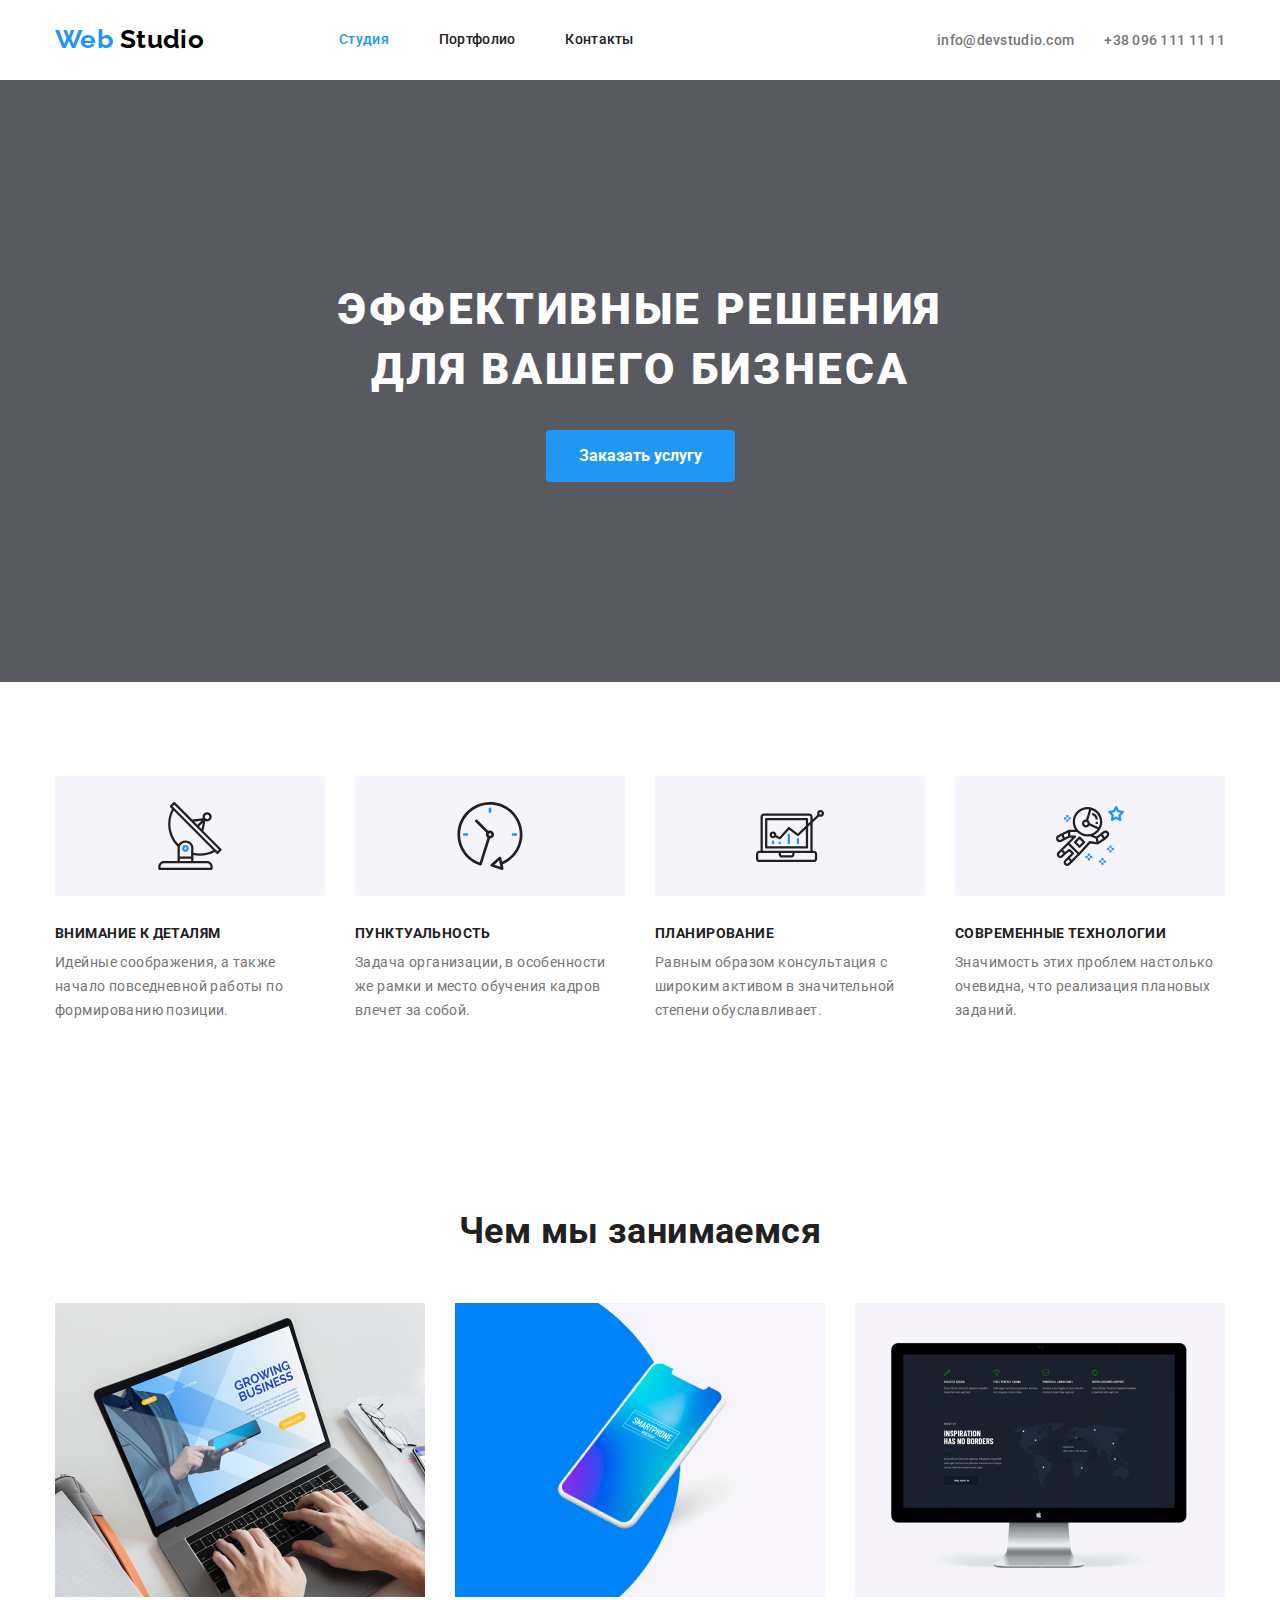
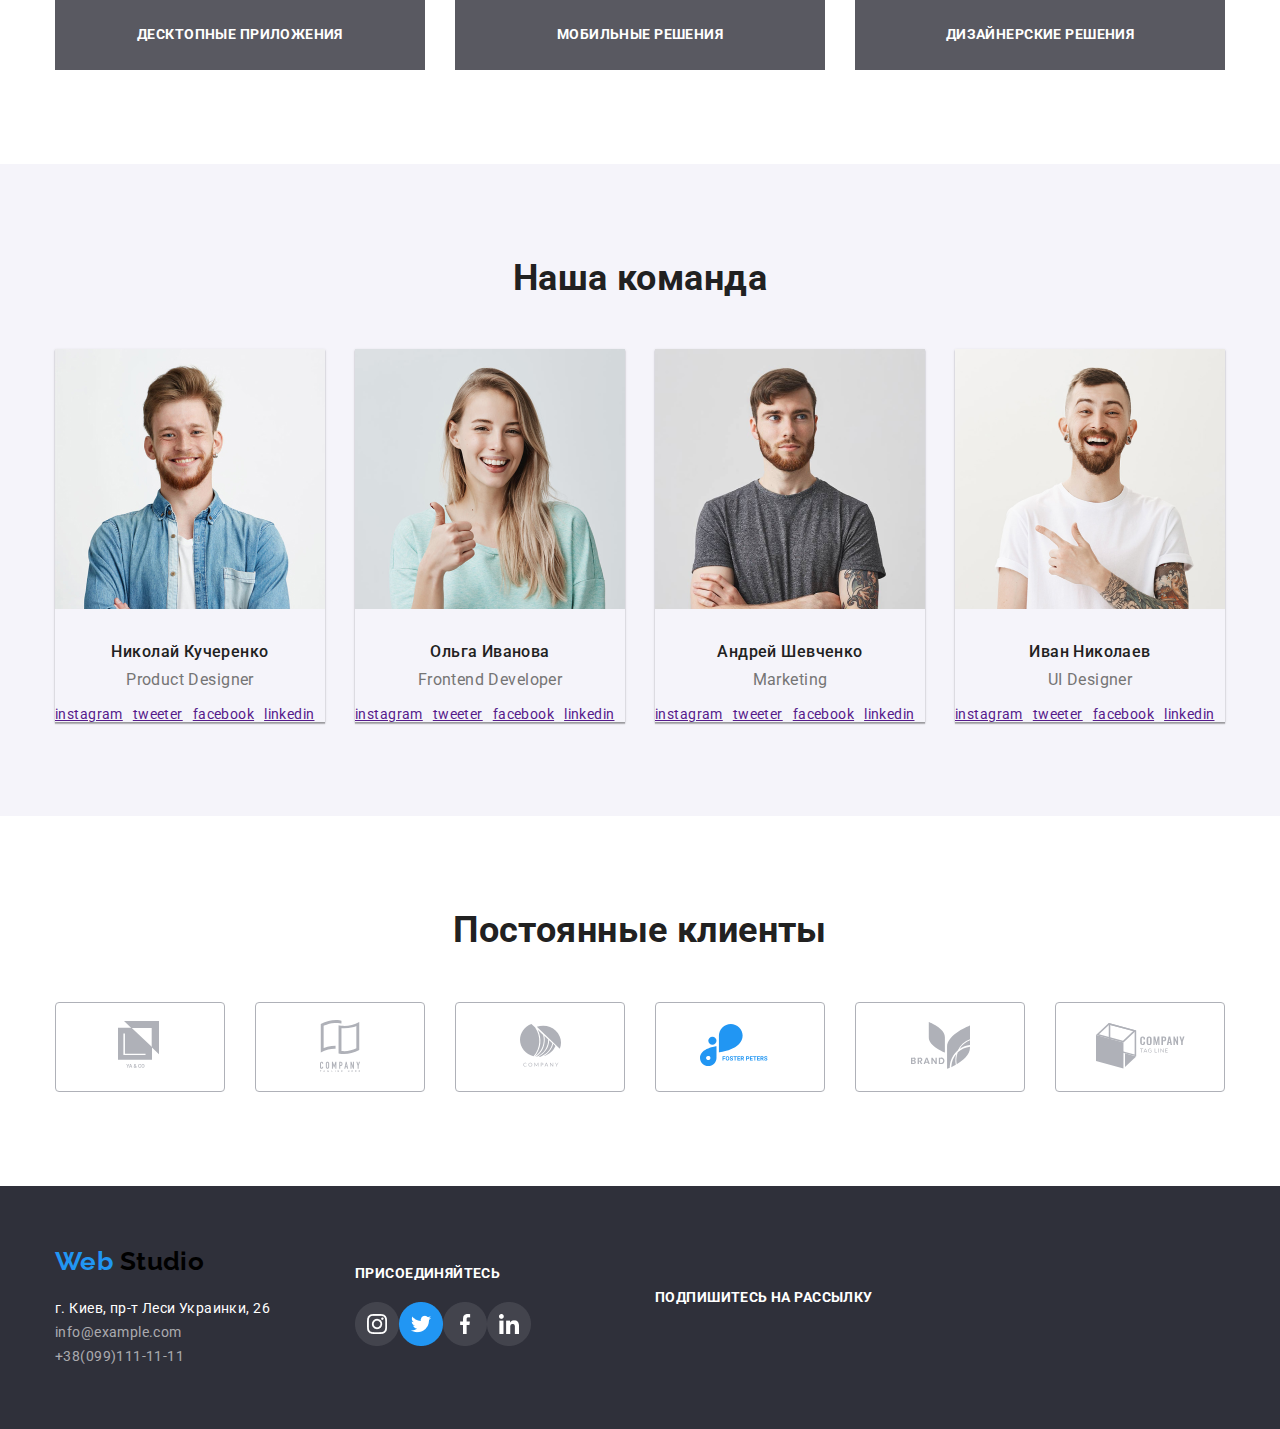
<file: index.html>
<!DOCTYPE html>
<html lang="ru">
<head>
    <meta charset="UTF-8">
    <meta name="viewport" content="width=device-width, initial-scale=1.0">
    <title lang="en">Web Studio</title>
    <link 
    href="https://fonts.googleapis.com/css2?family=Raleway:wght@700&family=Roboto:wght@400;500;700;900&display=swap" 
    rel="stylesheet">
    <link
     rel="stylesheet" 
     href="https://cdnjs.cloudflare.com/ajax/libs/modern-normalize/0.6.0/modern-normalize.min.css"> 
    <link rel="stylesheet" href="./css/style.css">
</head>
<body>
    <header class="page-header">
        <div class="container">
            <nav class="navigation-and-logo">
                <a class="logo" href="./index.html"><span class="accent">Web</span> Studio</a>
                <ul class="site-nav">
                    <li><a class="nav-item current" href="">Студия</a></li>
                    <li><a class="nav-item" href="./portfolio.html">Портфолио</a></li>
                    <li><a class="nav-item" href="">Контакты</a></li>

                </ul>
            </nav>
                <ul class="contacts">
                    <li><a class="contacts-item" href="mailto:info@devstudio.com">info@devstudio.com</a></li>
                    <li><a class="contacts-item" href="tel:+380961111111">+38 096 111 11 11</a></li>
                </ul>
        </div>
    </header>
        <main>
            <!---block hero-->
            <section class="hero">
                <h1 class="hero-title">Эффективные решения <br> для вашего бизнеса</h1>
                <button class="modal-button" type="button">Заказать услугу</button>
            </section>
            <!---block adwantages-->
            <section class="section-block container">
                    <h2 hidden>Преимущества</h2>
                    <ul class="advantages">
                        <li class="advantages-list">
                            <img class="advantages-item" src="./images/antenna1.svg" alt="антена">
                            <h3 class="title">Внимание к деталям</h3>
                            <p class="text">Идейные соображения, а также начало повседневной работы по формированию позиции.</p>
                        </li>
                        <li class="advantages-list">
                            <img class="advantages-item" src="./images/clock1.svg" alt="часы">
                            <h3 class="title">Пунктуальность</h3>
                            <p class="text">Задача организации, в особенности же рамки и место обучения кадров влечет за собой.</p>
                        </li>
                        <li class="advantages-list">
                            <img class="advantages-item" src="./images/diagram1.svg" alt="диаграмма">
                            <h3 class="title">Планирование</h3>
                            <p class="text">Равным образом консультация с широким активом в значительной степени обуславливает.</p>
                        </li>
                        <li class="advantages-list">
                            <img class="advantages-item" src="./images/astronaut1.svg" alt="астронавт">
                            <h3 class="title">Современные технологии</h3>
                            <p class="text">Значимость этих проблем настолько очевидна, что реализация плановых заданий.</p>
                        </li>
                    </ul>
            </section>
            <!---block what we are doing-->
            <section class="section-block container">
                    <h2 class="section-title">Чем мы занимаемся</h2>
                    <ul class="activities">
                        <li class="activities-item">
                            <img src="./images/box_1.png" alt="laptop" width="370">
                        <h3 class="title-activities">ДЕСКТОПНЫЕ ПРИЛОЖЕНИЯ</h3>
                        </li>
                        <li class="activities-item">
                            <img src="./images/box_2.png" alt="smartphone" width="370">
                            <h3 class="title-activities">МОБИЛЬНЫЕ РЕШЕНИЯ</h3>
                        </li>
                        <li class="activities-item">
                            <img src="./images/box_3.png" alt="monitor" width="370">
                            <h3 class="title-activities">ДИЗАЙНЕРСКИЕ РЕШЕНИЯ</h3>
                        </li>
                    </ul>
            </section>
            <!---block our team-->
    <div class="members-wraper">
        <section class="section-block container">
            <h2 class="section-title">Наша команда</h2>
            <ul class="team">
                <li class="team-item">
                    <img src="./images/designer.jpg" alt="designer" width="270">
                    <h3 class="team-member">Николай Кучеренко</h3>
                    <p class="team-member-title">Product Designer</p>
                    <ul class="social-media-list">
                        <li class="social-media">
                            <a href="" aria-label="instagram">instagram</a>
                        </li>
                        <li class="social-media">
                            <a href="" aria-label="tweeter">tweeter</a>
                        </li>
                        <li class="social-media">
                            <a href="" aria-label="facebook">facebook</a>
                        </li>
                        <li class="social-media">
                            <a href="" aria-label="linkedin">linkedin</a>
                        </li>
                    </ul>
                </li>
                <li class="team-item">
                    <img src="./images/developer.png" alt="frontend developer" width="270">
                    <h3 class="team-member">Ольга Иванова</h3>
                    <p class="team-member-title">Frontend Developer</p>
                    <ul class="social-media-list">
                        <li class="social-media">
                            <a href="" aria-label="instagram">instagram</a>
                        </li>
                        <li class="social-media">
                            <a href="" aria-label="tweeter">tweeter</a>
                        </li>
                        <li class="social-media">
                            <a href="" aria-label="facebook">facebook</a>
                        </li>
                        <li class="social-media">
                            <a href="" aria-label="linkedin">linkedin</a>
                        </li>
                    </ul>
                </li>
                <li class="team-item">
                    <img src="./images/marketing.png" alt="marketologist" width="270">
                    <h3 class="team-member">Андрей Шевченко</h3>
                    <p class="team-member-title">Marketing</p>
                    <ul class="social-media-list">
                        <li class="social-media">
                            <a href="" aria-label="instagram">instagram</a>
                        </li>
                        <li class="social-media">
                            <a href="" aria-label="tweeter">tweeter</a>
                        </li>
                        <li class="social-media">
                            <a href="" aria-label="facebook">facebook</a>
                        </li>
                        <li class="social-media">
                            <a href="" aria-label="linkedin">linkedin</a>
                        </li>
                    </ul>
                </li>
                <li class="team-item">
                    <img src="./images/ui.png" alt="ui marketolog" width="270">
                    <h3 class="team-member">Иван Николаев</h3>
                    <p class="team-member-title">UI Designer</p>
                    <ul class="social-media-list">
                        <li class="social-media">
                            <a href="" aria-label="instagram">instagram</a>
                        </li>
                        <li class="social-media">
                            <a href="" aria-label="tweeter">tweeter</a>
                        </li>
                        <li class="social-media">
                            <a href="" aria-label="facebook">facebook</a>
                        </li>
                        <li class="social-media">
                            <a href="" aria-label="linkedin">linkedin</a>
                        </li>
                    </ul>
                </li>
            </ul>
        </section>
    </div>
        <!---block regular client-->
        <section class="section-block container">
                <h2 class="section-title">Постоянные клиенты</h2>
                <ul class="clients-list">
                    <li class="clients-item"><a href=""><img src="./images/logo1.svg" alt="client_1"></a></li>
                    <li class="clients-item"><a href=""><img src="./images/logo2.svg" alt="client_2"></a></li>
                    <li class="clients-item"><a href=""><img src="./images/logo3.svg" alt="client_3"></a></li>
                    <li class="clients-item"><a href=""><img src="./images/logo4.svg" alt="client_4"></a></li>
                    <li class="clients-item"><a href=""><img src="./images/logo5.svg" alt="client_5"></a></li>
                    <li class="clients-item"><a href=""><img src="./images/logo6.svg" alt="client_6"></a></li>
                </ul>
        </section>
    </main>
    <footer class="footer">
        <div class="container">
            <div class="footer-container1">
                <a class="logo" href="./index.html"><span class="accent">Web</span> Studio</a>
                <address class="footer-adress"> <ul>
                    <li>
                        <a class="adress" href="">г. Киев, пр-т Леси Украинки, 26</a>
                    </li>
                    <li>
                        <a class="contacts" href="mailto:info@example.com">info@example.com</a>
                    </li>
                    <li>
                    <a class="contacts" href="tel=+380991111111">+38(099)111-11-11</a>
                    </li>
                </ul> </address>
            </div>
            <div class="footer-container2">
                <b class="appeal">Присоединяйтесь</b>
                <ul class="social-media-list">
                    <li>
                        <a href="" aria-label="instagram"><img src="./images/Ellipse.png" alt=""></a>
                    </li>
                    <li>
                        <a href="" aria-label="tweeter"><img src="./images/Ellipse_2.png" alt=""></a>
                    </li>
                    <li>
                        <a href="" aria-label="facebook"><img src="./images/Ellipse_3.png" alt=""></a>
                    </li>
                    <li>
                        <a href="" aria-label="linkedin"><img src="./images/Ellipse_4.png" alt=""></a>
                    </li>
                </ul>
            </div>
            <b class="appeal">подпишитесь на рассылку</b>
        </div>
    </footer>
</body>
</html>
</file>
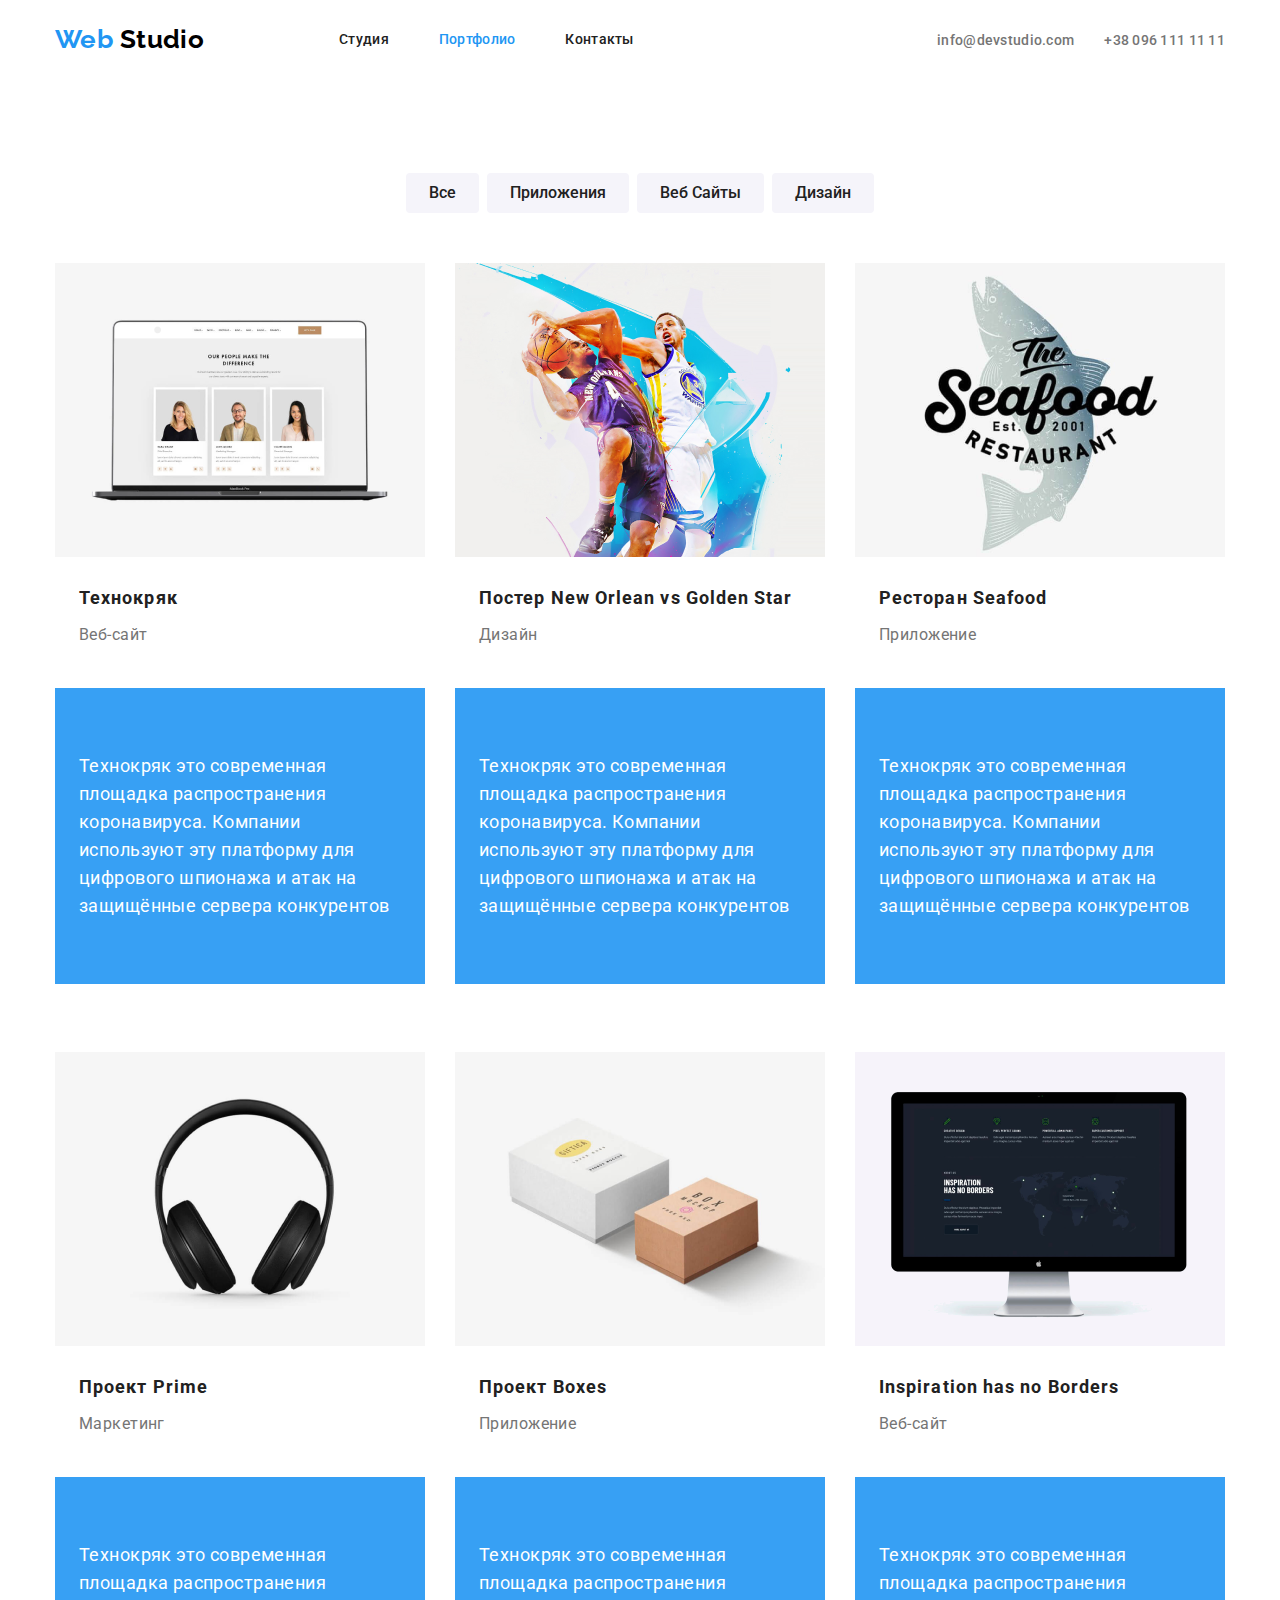
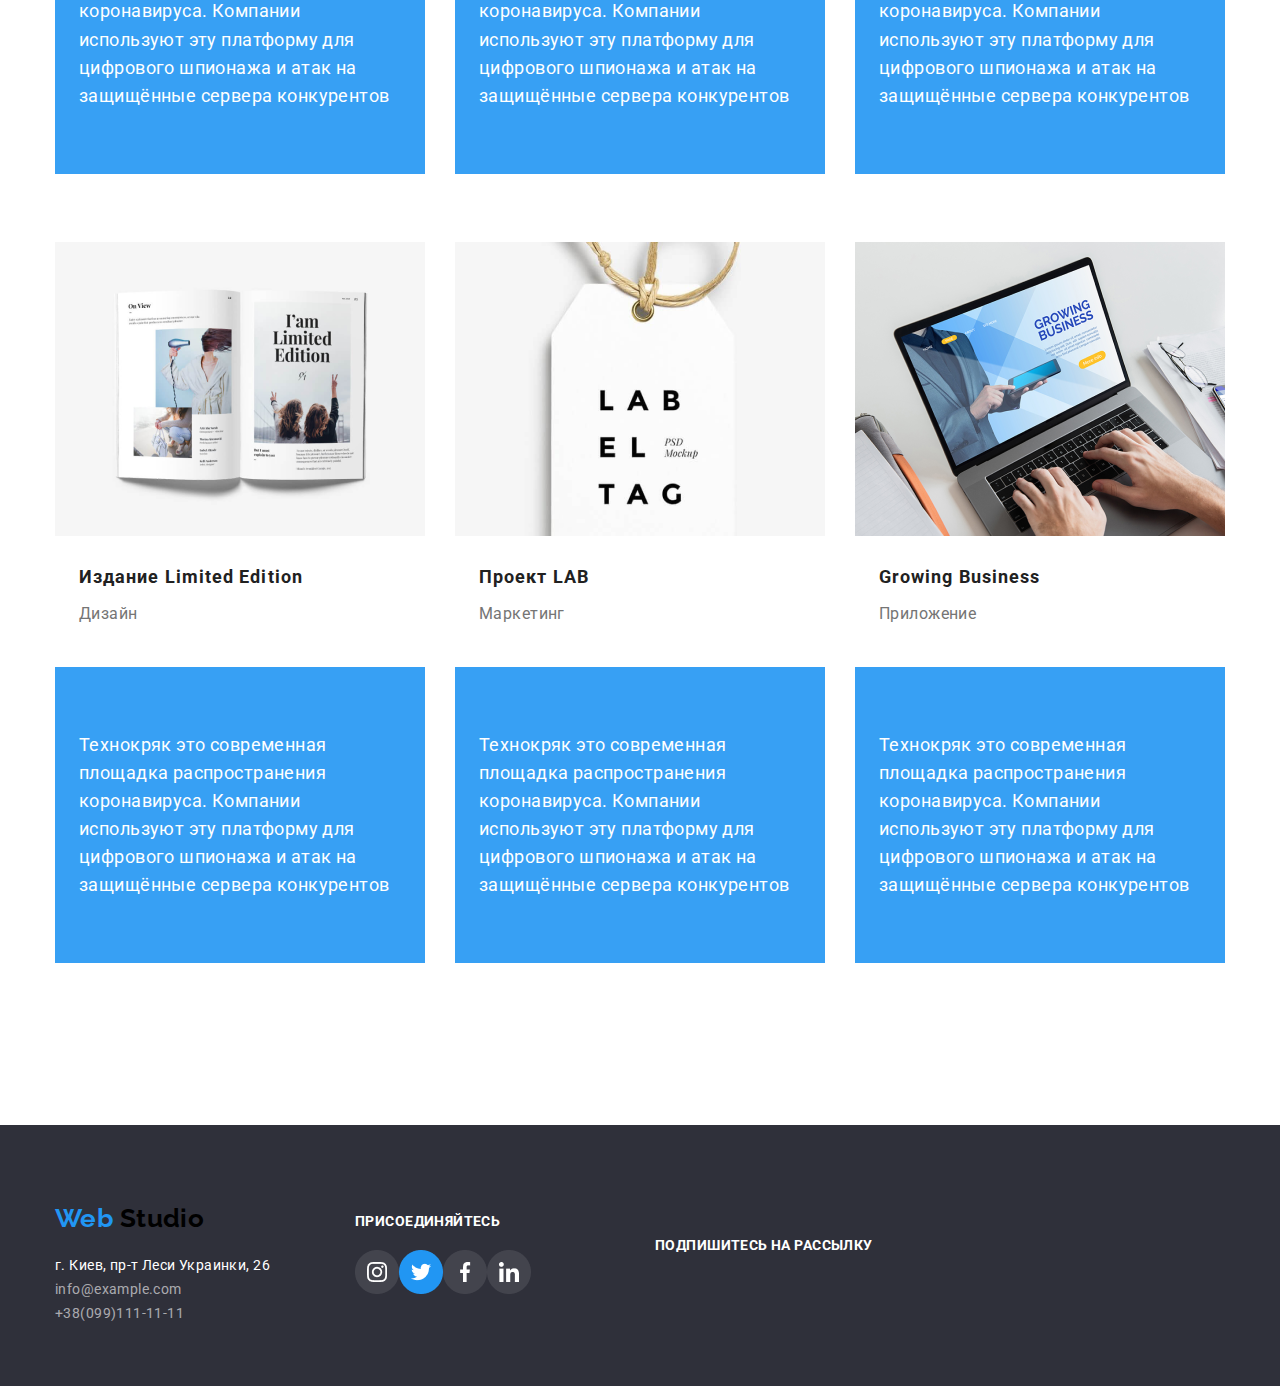
<file: portfolio.html>
<!DOCTYPE html>
<html lang="ru">
<head>
    <meta charset="UTF-8">
    <meta name="viewport" content="width=device-width, initial-scale=1.0">
    <title lang="en">Web Studio</title>
    <link 
    href="https://fonts.googleapis.com/css2?family=Raleway:wght@700&family=Roboto:wght@400;500;700;900&display=swap" 
    rel="stylesheet">
    <link
    rel="stylesheet" 
    href="https://cdnjs.cloudflare.com/ajax/libs/modern-normalize/0.6.0/modern-normalize.min.css"> 
    <link rel="stylesheet" href="./css/style.css">
</head>
<body>
    <header class="page-header">
    <div class="container">
        <nav class="navigation-and-logo">
            <a class="logo" href="./index.html"><span class="accent">Web</span> Studio</a>
            <ul class="site-nav">
                <li><a class="nav-item" href="./index.html">Студия</a></li>
                <li><a class="nav-item current" href="./portfolio.html">Портфолио</a></li>
                <li><a class="nav-item" href="">Контакты</a></li>

            </ul>
        </nav>
            <ul class="contacts">
                <li><a class="contacts-item" href="mailto:info@devstudio.com">info@devstudio.com</a></li>
                <li><a class="contacts-item" href="tel:+380961111111">+38 096 111 11 11</a></li>
            </ul>
    </div>
    </header>
    <main>
        <!-- Our projects -->
        <section class="projects">
            <h1 hidden>Наше портфолио</h1>
            <ul class="button-list">
                <li class="button-item">
                    <Button class="button" type="button">Все</Button>
                </li>
                <li class="button-item">
                    <Button class="button" type="button">Приложения</Button>
                </li>
                <li class="button-item">
                    <Button class="button" type="button">Веб Сайты</Button>
                </li>
                <li class="button-item">
                    <Button class="button" type="button">Дизайн</Button>
                </li>
                    
            </ul>
            <ul class="container our-projects">
                <li class="project-list">
                    <a class="projects" href="">
                        <img src="./images/tehnokriak.png" alt="people_from_company">
                        <h2 class="project-title">Технокряк</h2>
                        <p class="project-item">Веб-сайт</p>
                        <p class="project-text">Технокряк это современная площадка распространения коронавируса. Компании используют эту платформу для цифрового шпионажа и атак на защищённые сервера конкурентов</p>
                    </a>    
                </li>
                <li class="project-list">
                    <a class="projects" href="">
                        <img src="./images/poster.png" alt="poster">
                        <h2 class="project-title">Постер New Orlean vs Golden Star</h2>
                        <p class="project-item">Дизайн</p>
                        <p class="project-text">Технокряк это современная площадка распространения коронавируса. Компании используют эту платформу для цифрового шпионажа и атак на защищённые сервера конкурентов</p>
                    </a>  
                </li>
                <li class="project-list">
                    <a class="projects" href="">
                        <img src="./images/seafood.png" alt="reastaurant_logo">
                        <h2 class="project-title">Ресторан Seafood</h2>
                        <p class="project-item">Приложение</p>
                        <p class="project-text">Технокряк это современная площадка распространения коронавируса. Компании используют эту платформу для цифрового шпионажа и атак на защищённые сервера конкурентов</p>
                    </a>  
                </li>
                <li class="project-list">
                    <a class="projects" href="">
                            <img src="./images/prime_project.png" alt="headphones">
                            <h2 class="project-title">Проект Prime</h2>
                            <p class="project-item">Маркетинг</p>
                            <p class="project-text">Технокряк это современная площадка распространения коронавируса. Компании используют эту платформу для цифрового шпионажа и атак на защищённые сервера конкурентов</p>
                    </a>  
                </li>
                <li class="project-list">
                    <a class="projects" href="">
                        <img src="./images/boxes.png" alt="boxes">
                        <h2 class="project-title">Проект Boxes</h2>
                        <p class="project-item">Приложение</p>
                        <p class="project-text">Технокряк это современная площадка распространения коронавируса. Компании используют эту платформу для цифрового шпионажа и атак на защищённые сервера конкурентов</p>
                    </a>  
                </li>
                <li class="project-list">
                    <a class="projects" href="">
                        <img src="./images/inspiration.png" alt="monitor">
                        <h2 class="project-title">Inspiration has no Borders</h2>
                        <p class="project-item">Веб-сайт</p>
                        <p class="project-text">Технокряк это современная площадка распространения коронавируса. Компании используют эту платформу для цифрового шпионажа и атак на защищённые сервера конкурентов</p>
                    </a>  
                </li>
                <li class="project-list">
                    <a class="projects" href="">
                        <img src="./images/magazine.png" alt="magazine">
                        <h2 class="project-title">Издание Limited Edition</h2>
                        <p class="project-item">Дизайн</p>
                        <p class="project-text">Технокряк это современная площадка распространения коронавируса. Компании используют эту платформу для цифрового шпионажа и атак на защищённые сервера конкурентов</p>
                    </a>  
                </li>
                <li class="project-list">
                    <a class="projects" href="">
                        <img src="./images/lab_project.png" alt="lable">
                        <h2 class="project-title">Проект LAB</h2>
                        <p class="project-item">Маркетинг</p>
                        <p class="project-text">Технокряк это современная площадка распространения коронавируса. Компании используют эту платформу для цифрового шпионажа и атак на защищённые сервера конкурентов</p>
                    </a>  
                </li>
                <li class="project-list">
                    <a class="projects" href="">
                        <img src="./images/growing_bisiness.png" alt="laptop">
                        <h2 class="project-title">Growing Business</h2>
                        <p class="project-item">Приложение</p>
                        <p class="project-text">Технокряк это современная площадка распространения коронавируса. Компании используют эту платформу для цифрового шпионажа и атак на защищённые сервера конкурентов</p>
                    </a>  
                </li>
            </ul>
        </section>
 
    </main>
    <!-- footer -->
    <footer class="footer">
        <div class="container">
            <div class="footer-container1">
                <h2><a class="logo" href="./index.html"><span class="accent">Web</span> Studio</a></h2>
                <address class="footer-adress"> <ul>
                    <li>
                        <a class="adress" href="">г. Киев, пр-т Леси Украинки, 26</a>
                    </li>
                    <li>
                        <a class="contacts" href="mailto:info@example.com">info@example.com</a>
                    </li>
                    <li>
                    <a class="contacts" href="tel=+380991111111">+38(099)111-11-11</a>
                    </li>
                </ul> </address>
            </div>
            <div class="footer-container2">
                <b class="appeal">Присоединяйтесь</b>
                <ul class="social-media-list">
                    <li>
                        <a href="" aria-label="instagram"><img src="./images/Ellipse.png" alt=""></a>
                    </li>
                    <li>
                        <a href="" aria-label="tweeter"><img src="./images/Ellipse_2.png" alt=""></a>
                    </li>
                    <li>
                        <a href="" aria-label="facebook"><img src="./images/Ellipse_3.png" alt=""></a>
                    </li>
                    <li>
                        <a href="" aria-label="linkedin"><img src="./images/Ellipse_4.png" alt=""></a>
                    </li>
                </ul>
            </div>
            <b class="appeal">подпишитесь на рассылку</b>
        </div>
    </footer>
</body>
</html>
</file>
<file: css/style.css>
:root {
    --accent-colour: #2196F3;
    --title-text-colour: #212121;
    --background-colour: #ffffff;
    --primary-text-colour: #757575;
    --icons-colour: #AFB1B8;
    --transparent-background: rgba(47, 48, 58, 0.8);
    --logo-color: #000000;
    --background-button-color: #757575;
    }
html {
    box-sizing: border-box;
  }
  
  *,
  *::before,
  *::after {
    box-sizing: inherit;
  }

ul {
    list-style: none;
    margin: 0px;
    padding: 0px;
}
body {
    font-family: Roboto, sans-serif;
    background-color: var(--background-colour);
    letter-spacing: 0.03em;
    font-weight: 400;
    font-size: 14px;
}


/* site-header */
.container {
    width: 1200px;
    margin-left: auto;
    margin-right: auto;
    padding-left: 15px;
    padding-right: 15px;
}

.navigation-and-logo {
    display: flex;
    align-items: center;
}
.logo {
    color: var(--logo-color);
    font-family: Raleway, sans-serif;
    font-weight: bold;
    font-size: 26px;
    line-height: 1.2;
    text-decoration: none;
    display: block;
}
.logo .accent {
    color: var(--accent-colour);
}

.site-nav {
    margin-left: 85px;
}

.site-nav .nav-item:not(last-child) {
    margin-left: 50px;
}

.site-nav .nav-item {
    display: block;
    padding-top: 32px;
    padding-bottom: 32px;
    color: var(--title-text-colour);
    font-weight: 500;
    line-height: 1.14;
    letter-spacing: 0.02em;
    list-style: none;
    text-decoration: none;

}

.site-nav .nav-item:hover,
.site-nav .nav-item:focus {
     color: var(--accent-colour)
    }


.nav-item.current {
    display: block;
    padding-top: 32px;
    padding-bottom: 32px;
    color: var(--accent-colour);
    text-decoration:none;
}

.contacts, .site-nav {
    margin-top: 0px;
    margin-bottom: 0px;
    display: flex;
    }
.contacts {
    margin-left: auto;
    }
.contacts-item {
    color: var(--primary-text-colour);
    font-weight: 500;
    line-height: 1.14;
    letter-spacing: 0.02em;
    text-decoration: none;
}
.contacts-item:not(last-child) {
    margin-left: 30px;
}


.contacts .contacts-item:hover,
.contacts .contacts-item:focus { 
    color: var(--accent-colour)
}

.page-header .container {
    display: flex;
    align-items: center;
    background-color: var(--background-colour);
}
/* block hero */
.hero {
    text-align: center;
    background-color: var(--transparent-background);
    padding-top: 200px;
    padding-bottom: 200px;
}
.hero .hero-title {
    font-weight: 900;
    font-size: 44px;
    line-height: 1.36;
    letter-spacing: 0.06em;
    text-transform: uppercase;
    color: var(--background-colour);
    margin-top: 0px;
    margin-bottom: 30px;
}

/* button */
.modal-button {
    color: var(--background-colour);
    background-color: var(--accent-colour);
    font-family: inherit;
    font-weight: 700;
    font-size: 16px;
    line-height: 1.87;
    border-radius: 4px;
    padding: 10px 32px;
    min-width: 136px;
    text-align: center;
    border: 1px solid transparent;
}

/* site-advantages */
.advantages-list + .advantages-list {
    margin-left: 30px;
}
 .advantages-list {
     width: 270px;
 }
.advantages-item {
    display : inline-block;
    vertical-align: middle;
    border: 1px solid transparent;
    box-sizing: border-box;
    border-radius: 4px;
    width: 270px;
    height: 120px;
    padding-top: 25px;
    padding-bottom: 25px;
    background-color: #F5F4FA;
    margin-bottom: 30px;

}
.section-block {
    padding-top: 94px;
    padding-bottom: 94px;
}
.section-title {
    font-weight: 700;
    font-size: 36px;
    line-height: 1.16;
    text-align: center;
    color: var(--title-text-colour);
    margin-bottom: 50px;
    margin-top: 0px;
}
.advantages {
    display: flex;
    align-items: center;
}
.advantages .title {
    font-weight: 700;
    font-size: inherit;
    line-height: 1.14;
    text-transform: uppercase;
    color: var(--title-text-colour);
    margin-bottom: 10px;
    margin-top: 0px;
}
.advantages .text {
    font-weight: 400;
    line-height: 1.7;
    color: var(--primary-text-colour);
    margin: 0px 0px;
}

/* what-we-are-doing */
.activities {
    display: flex;
    align-items: center;
}
.title-activities {
    font-weight: 700;
    font-size: inherit;
    line-height: 1.14;
    text-align: center;
    color: var(--background-colour);
    background-color: var(--transparent-background);
    padding-top: 27px;
    padding-bottom: 27px;
    margin: 0px 0px;
}
.activities-item + .activities-item {
margin-left: 30px;
}

/* our-team */
.members-wraper {
    background-color: #F5F4FA;
}
.team {
    display: flex;
    align-items: center;
}
.team .team-member {
    font-weight: 500;
    font-size: 16px;
    line-height: 1.18;
    text-align: center;
    color: var(--title-text-colour);
    margin-top: 30px;
    margin-bottom: 10px;
}
.team .team-member-title {
    font-size: 16px;
    line-height: 1.18;
    text-align: center;
    color: var(--primary-text-colour);
    margin-top: 0px;
    margin-bottom: 16px;
}

.social-media-list {
    display: flex;
}
.social-media + .social-media {
margin-left: 10px;
}
.team-item + .team-item {
    margin-left: 30px;
}
.team-item {
    box-shadow: 
    0px 2px 1px rgba(0, 0, 0, 0.2), 
    0px 1px 1px rgba(0, 0, 0, 0.14), 
    0px 1px 3px rgba(0, 0, 0, 0.12);
}
/* regular clients */
.clients-list {
    display: flex;
    justify-content: center;
}
.clients-item {
    display : flex;
    align-items : center;
    justify-content: center;
    border: 1px solid #AFB1B8;
    box-sizing: border-box;
    border-radius: 4px;
    width: 170px;
    height: 90px;
}

.clients-item + .clients-item {
margin-left: 30px;
}
/* footer */
.footer {
 background-color:#2F303A ;
}

.footer .container {
    display: flex;
    align-items: center;
}
.footer-container1 {
    margin-right: 69px;
    padding-top: 60px;
    padding-bottom: 60px;
    width: 231px;
}
.footer-container1 .logo {
    margin-bottom: 20px;
}
.footer-container2 {
    margin-right: 94px;
    width: 206px;
}
.footer-adress .adress {
    line-height: 1.71;
    color: var(--background-colour);
    font-style: normal;
    text-decoration: none;
}

.footer-adress .contacts {
    line-height: 1.71;
    color: rgba(255, 255, 255, 0.6);
    font-style: normal;
    text-decoration: none;
}

.footer .appeal {
    display: flex;
    font-weight: 700;
    line-height: 1.14;
    text-transform: uppercase;
    color: var(--background-colour);
    margin-bottom: 20px;
}

/* styles for portfolio */      
/* button */

.button-list {
    display: flex;
    padding-top: 93px;
    padding-bottom: 50px;
    justify-content: center;
}
.button-item + .button-item {
    margin-left: 8px;
}
  .button {
    display: block;
    font-family: inherit;
    font-weight: 500;
    font-size: 16px;
    line-height: 1.62;
    text-align: center;
    color: #212121;
    background-color: #F5F4FA;
    border-radius: 4px;
    padding: 6px 22px;
    min-width: 73px;
    border: 1px solid transparent;
}
.button:hover,
.button:focus {
    background-color: var(--accent-colour);
    color: var(--background-colour);
}

/* our projects */
.our-projects {
    display: flex;
    flex-wrap: wrap;
    padding-bottom: 94px;
}
.project-list {
    width: 370px;
    padding-bottom: 20px;
    margin-right: 30px;
    margin-bottom: 30px;

}
.project-list:nth-child(3n) {
    margin-right: 0px;
}
.project-list:nth-last-child(-n+3) {
    margin-bottom: 30px;
}
.projects {
    text-decoration: none;
}
.projects .project-title {
font-weight: 700;
font-size: 18px;
line-height: 2.0;
letter-spacing: 0.06em;
color: var(--title-text-colour);
padding: 0px 24px 0px 24px;
margin-top: 20px;
margin-bottom: 4px;
}
.projects .project-item {
font-size: 16px;
line-height: 1.87;
color: var(--background-button-color);
padding: 0px 24px 20px 24px;
margin: 0px;
}
.projects .project-text {
font-size: 18px;
line-height: 1.56;
color: var(--background-colour);
background-color: rgba(33, 150, 243, 0.9);
padding-top: 64px;
padding-bottom: 64px;
padding-left: 24px;
padding-right: 24px;
}
</file>
